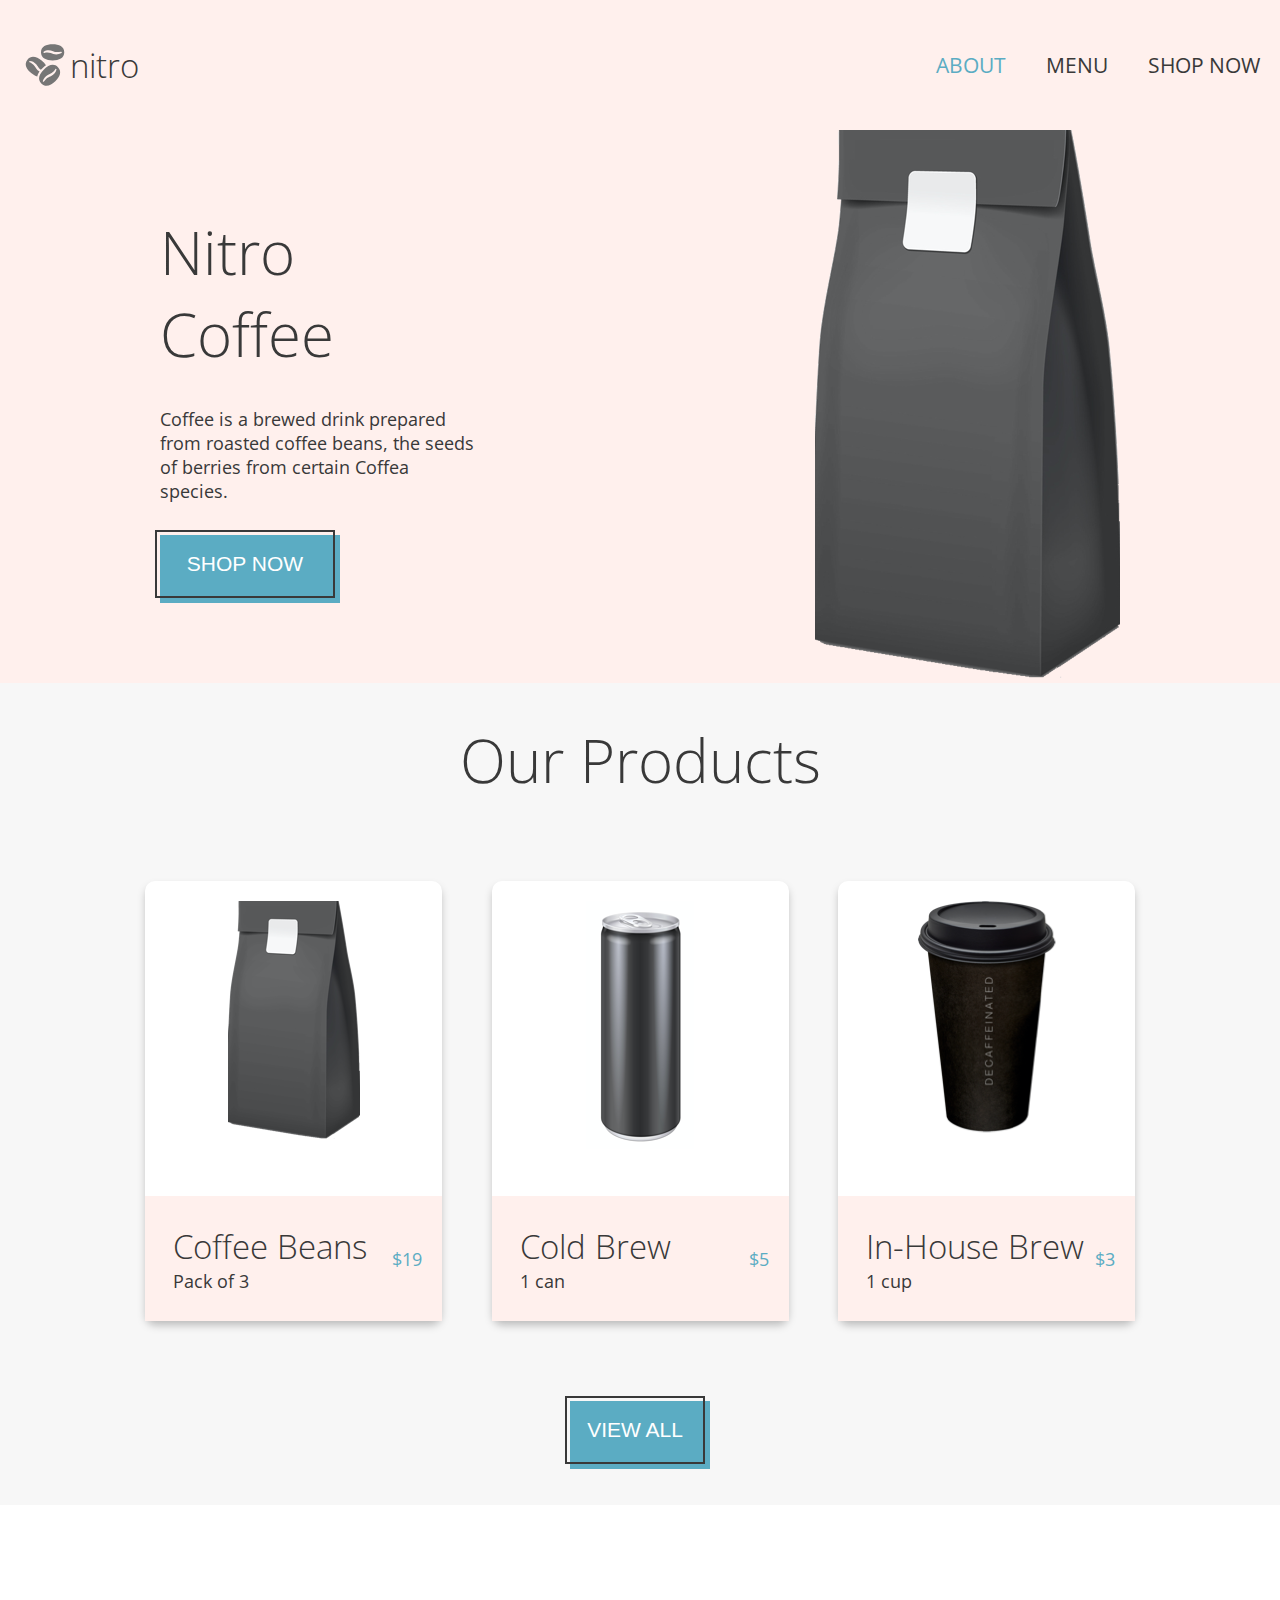
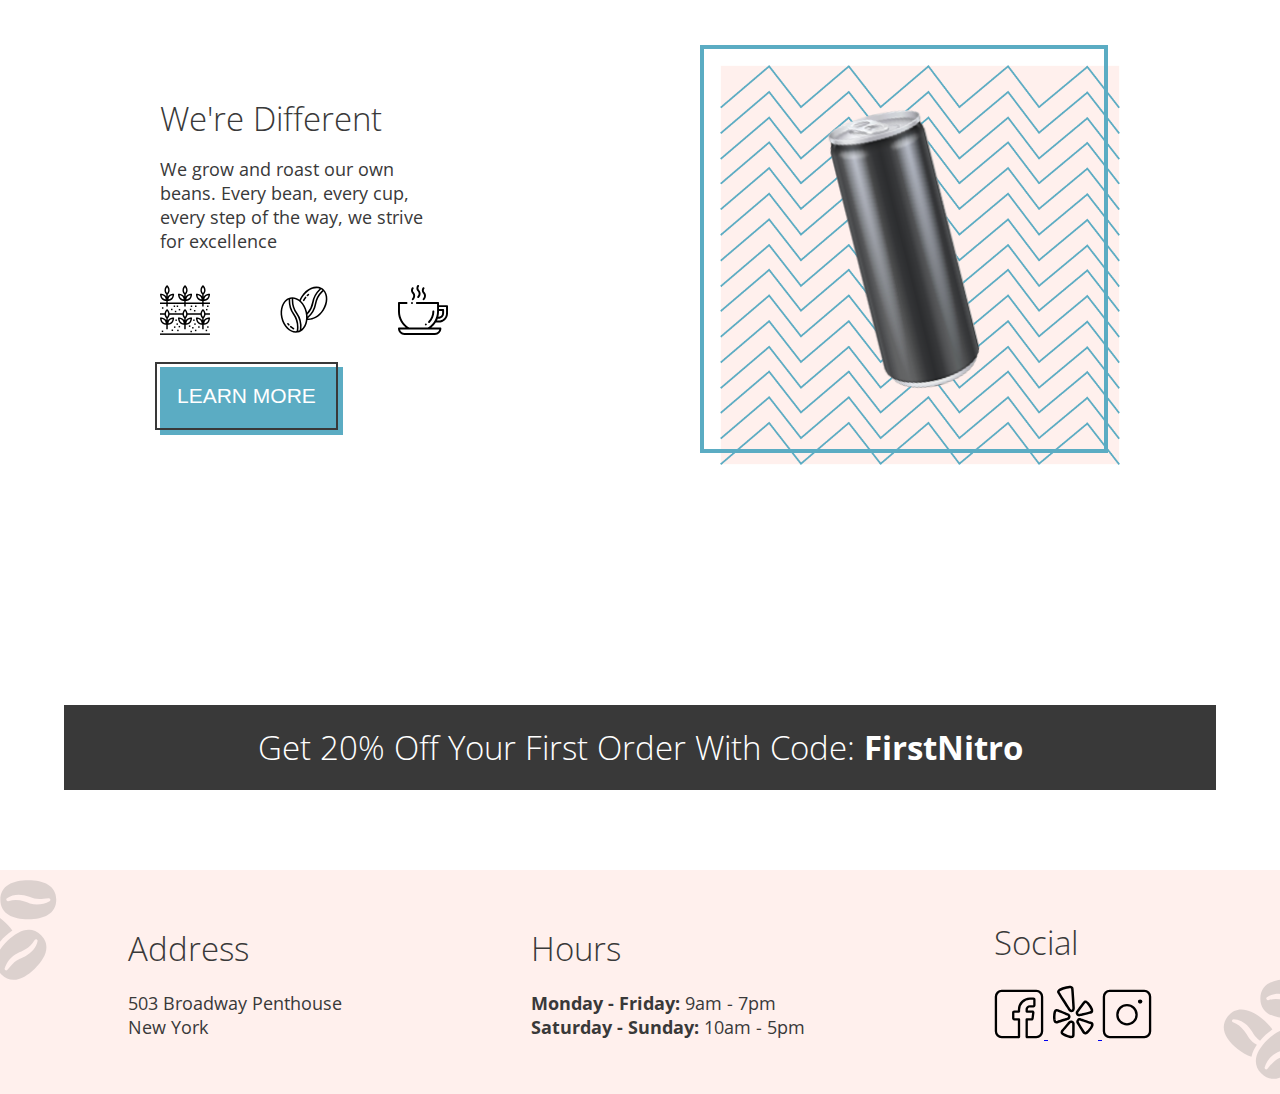
<file: index.html>
<!doctype html>
<html lang="en">
  <head>
    <meta charset="UTF-8" />
    <meta name="viewport" content="width=device-width, initial-scale=1.0" />

    <link href="https://fonts.googleapis.com/css2?family=Open+Sans:ital,wght@0,300;0,400;0,600;0,700;1,400&display=swap" rel="stylesheet" />
    <link rel="stylesheet" type="text/css" href="./scss/landing.css" />

    <title>Coffee Shop - Home</title>
  </head>

  <body>

    <!-- NAVBAR -->
    <header class="header">
      <nav class="navbar">
        <div class="navbar__left">
          <img class="navbar__logo" src="../assets/logos/coffee-beans-logo-and-footer.svg" alt="coffee beans"/>
          <h2 class="navbar__header">nitro</h2>
        </div>

        <div class="navbar__right">
          <ul class="navbar__menu">
            <li class="navbar__item"><a class="navbar__link navbar__link--active" href="./index.html">about</a></li>
            <li class="navbar__item"><a class="navbar__link" href="./pages/menu.html">menu</a></li>
            <li class="navbar__item"><a class="navbar__link" href="./pages/menu.html">shop now</a></li>
          </ul>
        </div>
      </nav>
    </header>

    <main>


      <!-- HERO -->
      <section class="hero">
        <div class="hero__left">
          <h1 class="hero__header">nitro coffee</h1>
          <p class="hero__text">Coffee is a brewed drink prepared from roasted coffee beans, the seeds of berries from certain Coffea species.</p>
          <div class="hero-button">
            <a href="./pages/menu.html">
              <button class="hero-button__content">shop now</button>
            </a>
          </div>
        </div>

        <div class="hero__right">
          <img class="hero__image" src="./assets/images/coffeebeans-hero.png" alt="coffee bag hero" />
        </div>
      </section>

      <!-- PRODUCTS -->
      <section class="product-section">
        <h2 class="product-section__header">our products</h2>
        <section class="cards">

          <article class="card">
            <div class="card__top">
              <img class="card__image" src="./assets/images/coffeebeans.png" alt="coffee beans" />
            </div>
            <div class="card__bottom">
              <div class="card-bottom-left">
                <h3 class="card-bottom-left__header">coffee beans</h3>
                <p class="card-bottom-left__text">Pack of 3</p>
              </div>
              <div class="card-bottom-right">
                <p class="card-bottom-right__text">$19</p>
              </div>
            </div>
          </article>

          <article class="card">
            <div class="card__top">
              <img class="card__image" src="./assets/images/coldbrew.png" alt="cold brew" />
            </div>
            <div class="card__bottom">
                <div class="card-bottom-left">
                  <h3 class="card-bottom-left__header">cold brew</h3>
                  <p class="card-bottom-left__text">1 can</p>
                </div>
                <div class="card-bottom-right">
                  <p class="card-bottom-right__text">$5</p>
                </div>
            </div>
          </article>

          <article class="card">
            <div class="card__top">
              <img class="card__image" src="./assets/images/inhousebrew.png" alt="in-house brew" />
            </div>
            <div class="card__bottom">
              <div class="card-bottom-left">
                <h3 class="card-bottom-left__header">in-house brew</h3>
                <p class="card-bottom-left__text">1 cup</p>
              </div>
              <div class="card-bottom-right">
                <p class="card-bottom-right__text">$3</p>
              </div>
            </div>
          </article>
        </section>

          <div class="products-button">
            <a href="./pages/menu.html">
              <button class="products-button__content">view all</button>
            </a>
          </div>
      </section>

      <!-- ABOUT SECTION -->
      <section class="about-section" id="about">
        <div class="about-section__content">
            <h3 class="about-section__header">we're different</h3>
            <p class="about-section__text">We grow and roast our own beans. Every bean, every cup, every step of the way, we strive for excellence</p>
          <div class="about-section-icons">
            <img class="about-section-icons__icon" src="./assets/logos/planting.svg" alt="planting coffee beans"/>
            <img class="about-section-icons__icon" src="./assets/logos/coffee-beans.svg" alt="coffee beans"/>
            <img class="about-section-icons__icon" src="./assets/logos/coffee-cup.svg" alt="coffee cup"/>
          </div>

          <div class="about-section-button">
            <button class="about-section-button__content">learn more</button>
          </div>
        </div>

        <div class="about-section-image">
          <div class="about-section-image__wrapper">
            <img class="about-section-image__image" src="./assets/images/tiltedcan.png" alt="tilted coffee can"/>
          </div>
        </div>
      </section>

      <!-- DISCOUNT -->
      <section class="discount-section">
        <div class="discount-section-banner">
        <p class="discount-section__text">Get 20% off your first order with code: <em class="discount-section__code">FirstNitro</em></p>
        </div>
      </section>

    </main>

    <!-- FOOTER -->
    <footer class="footer">
      <div class="footer__image--left">
        <img class="footer__image" src="./assets/logos/coffee-beans-logo-and-footer.svg" alt="coffee beans"/>
      </div>
      <section class="footer__section">
        <h3 class="footer__header">address</h3>
        <p class="footer__text">503 Broadway Penthouse</p>
        <p class="footer__text">New York</p>
      </section>

      <section class="footer__section">
        <h3 class="footer__header">hours</h3>
        <p class="footer__text"><span class="footer__text--bold">Monday - Friday:</span> 9am - 7pm</p>
        <p class="footer__text"><span class="footer__text--bold">Saturday - Sunday:</span> 10am - 5pm</p>
      </section>

      <section class="footer__section">
        <h3 class="footer__header">social</h3>
        <a href="https://www.facebook.com">
          <img class="footer__logo" src="./assets/logos/Facebook-Icon.svg" alt="facebook" />
        </a>
        <a href="https://www.yelp.com">
          <img class="footer__logo" src="./assets/logos/Yelp-Icon.svg" alt="yelp" />
        </a>
        <a href="https://www.instagram.com">
          <img class="footer__logo" src="./assets/logos/Instagram-Icon.svg" alt="instagram" />
        </a>
      </section>

      <div class="footer__image--right">
        <img class="footer__image" src="./assets/logos/coffee-beans-logo-and-footer.svg" alt="coffee beans"/>
      </div>
    </footer>

  </body>

</html>
</file>
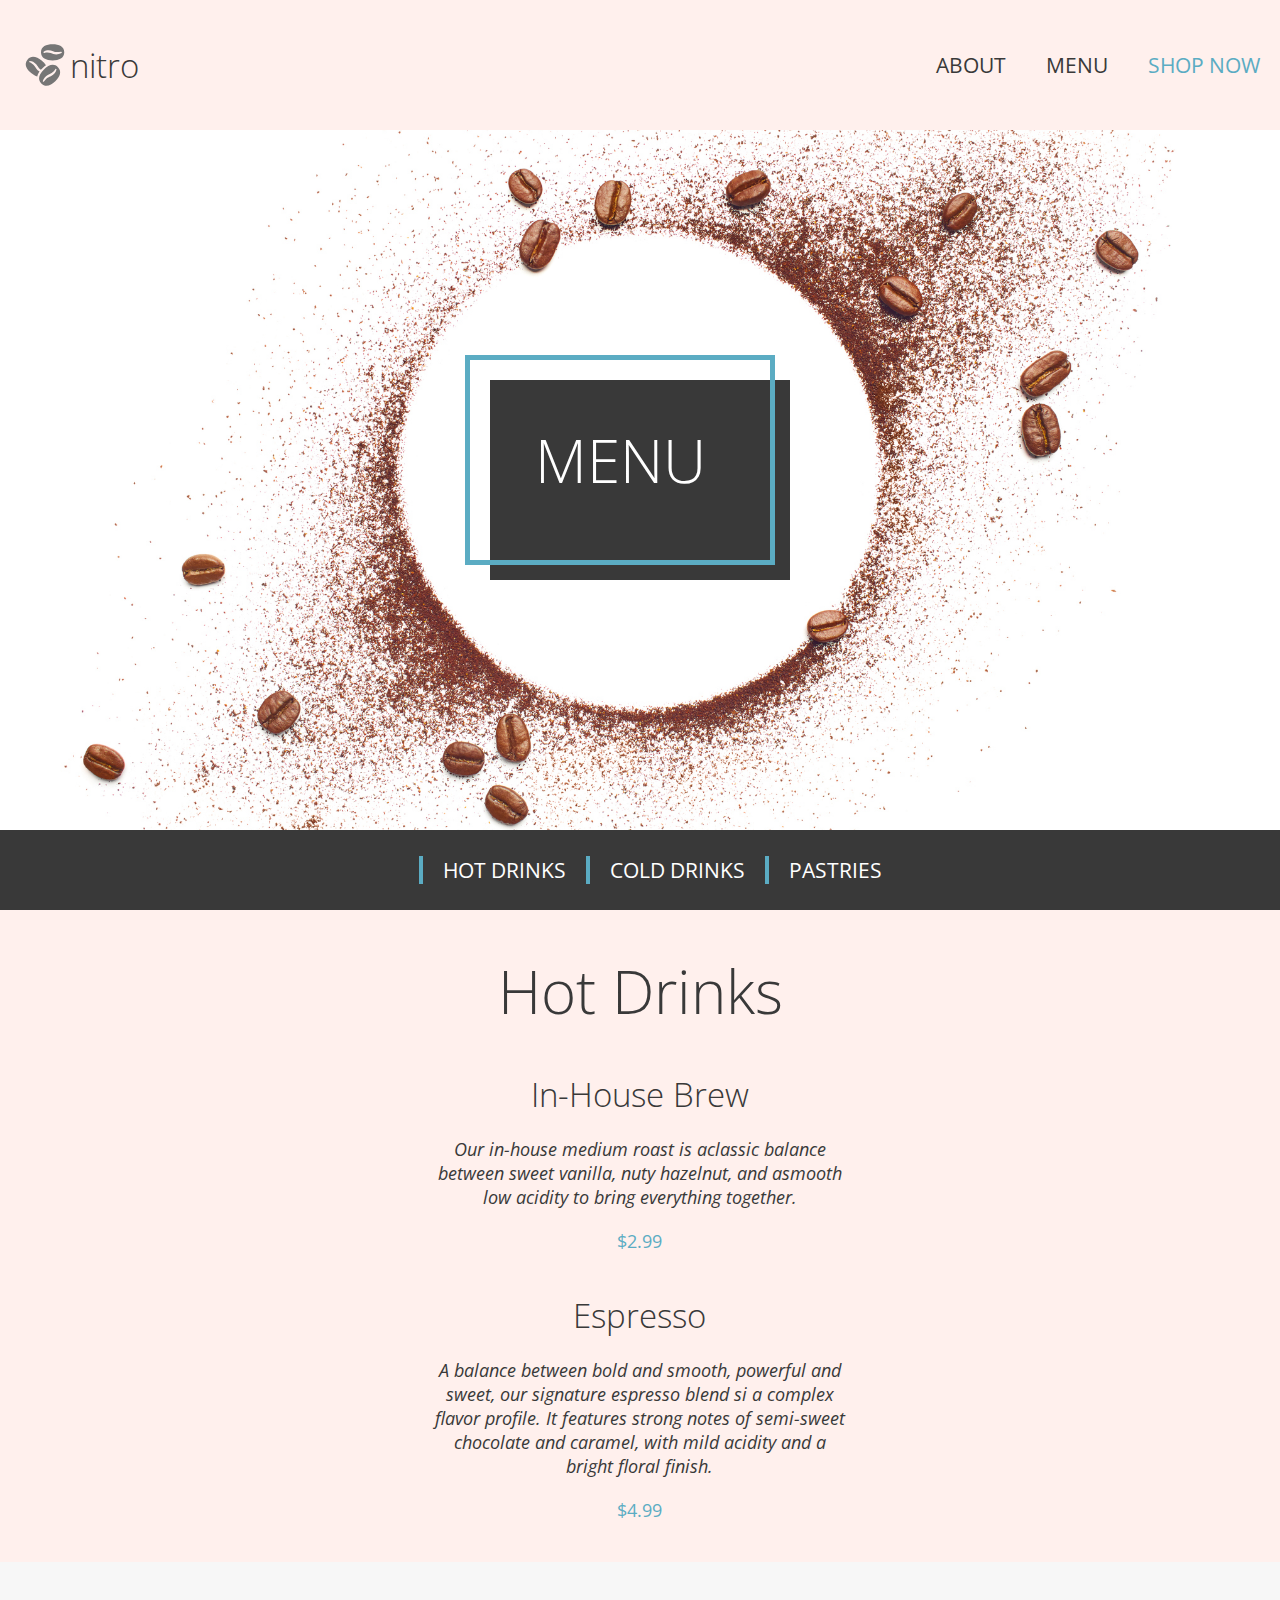
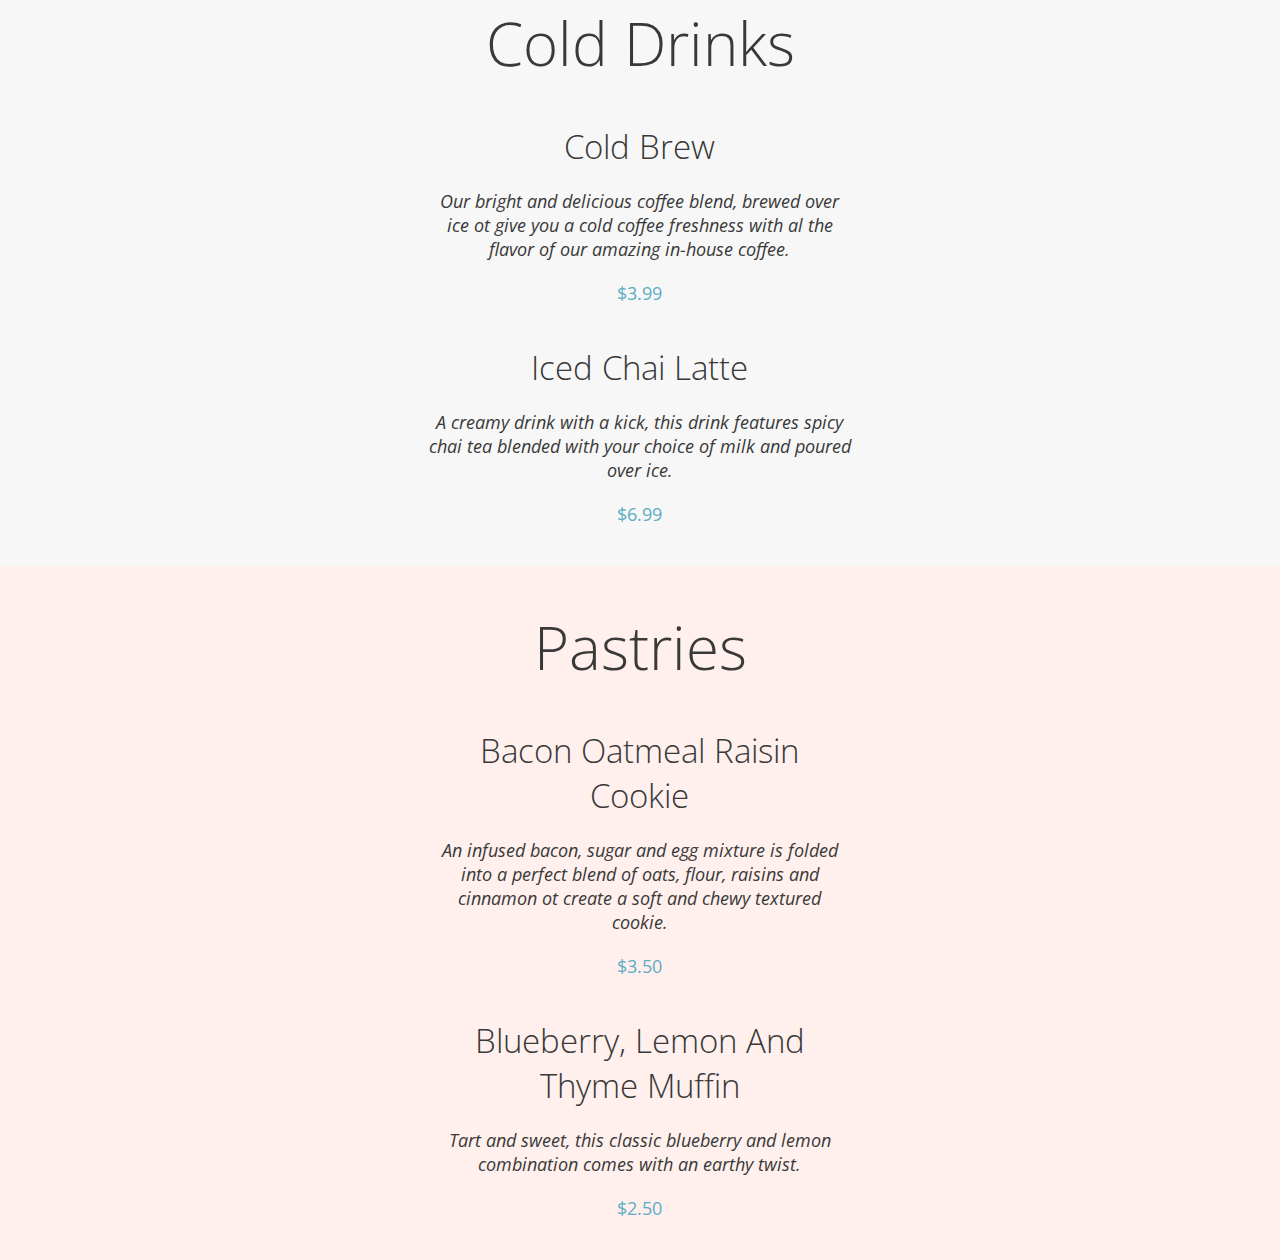
<file: pages/menu.html>
<!doctype html>
<html lang="en">
  <head>
    <meta charset="UTF-8" />
    <meta name="viewport" content="width=device-width, initial-scale=1.0" />

    <link href="https://fonts.googleapis.com/css2?family=Open+Sans:ital,wght@0,300;0,400;0,600;0,700;1,400&display=swap" rel="stylesheet" />
    <link rel="stylesheet" type="text/css" href="../scss/menu.css" />

    <title>Coffee Shop - Menu</title>
  </head>

  <body>

    <!-- NAVBAR -->
    <header class="header">
      <nav class="navbar">
        <div class="navbar__left">
          <img class="navbar__logo" src="../assets/logos/coffee-beans-logo-and-footer.svg" alt="coffee beans"/>
          <h2 class="navbar__header">nitro</h2>
        </div>

        <div class="navbar__right">
          <ul class="navbar__menu">
            <li class="navbar__item"><a class="navbar__link" href="../index.html">about</a></li>
            <li class="navbar__item"><a class="navbar__link" href="./menu.html">menu</a></li>
            <li class="navbar__item"><a class="navbar__link navbar__link--active" href="./menu.html">shop now</a></li>
          </ul>
        </div>
      </nav>
    </header>

    <main>

      <!-- HERO -->
      <section class="hero">
        <div class="hero__container">
          <div class="hero-container-outline">
            <h1 class="hero__header">menu</h1>
          </div>
        </div>
      </section>

      <!-- CATEGORIES -->
      <section class="categories">
        <ul class="categories__list">
          <li class="categories__item"><a class="categories__link" href="#hot-drinks">hot drinks</a></li>
          <li class="categories__item"><a class="categories__link" href="#cold-drinks">cold drinks</a></li>
          <li class="categories__item"><a class="categories__link" href="#pastries">pastries</a></li>
        </ul>
      </section>

      <!-- HOT DRINKS -->
      <section class="section section--nitro-pink" id="hot-drinks">
        <h2 class="section__header">hot drinks</h2>

        <article class="card">
          <div class="card__top">
            <h3 class="card__header">in-house brew</h3>
          </div>
          <div class="card__content">
            <p class="card__text">Our in-house medium roast is aclassic balance between sweet vanilla, nuty hazelnut, and asmooth low acidity to bring everything together.</p>
          </div>
          <div class="card__bottom">
            <p class="card__text--nitro-blue">$2.99</p>
          </div>
        </article>

        <article class="card">
          <div class="card__top">
            <h3 class="card__header">espresso</h3>
          </div>
          <div class="card__content">
            <p class="card__text">A balance between bold and smooth, powerful and sweet, our signature espresso blend si a complex flavor profile. It features strong notes of semi-sweet chocolate and caramel, with mild acidity and a bright floral finish.</p>
          </div>
          <div class="card__bottom">
            <p class="card__text--nitro-blue">$4.99</p>
          </div>
        </article>
      </section>

      <!-- COLD DRINKS -->
      <section class="section section--light-gray" id="cold-drinks">
        <h2 class="section__header">cold drinks</h2>

        <article class="card">
          <div class="card__top">
            <h3 class="card__header">cold brew</h3>
          </div>
          <div class="card__content">
            <p class="card__text">Our bright and delicious coffee blend, brewed over ice ot give you a cold coffee freshness with al the flavor of our amazing in-house coffee.</p>
          </div>
          <div class="card__bottom">
            <p class="card__text--nitro-blue">$3.99</p>
          </div>
        </article>

        <article class="card">
          <div class="card__top">
            <h3 class="card__header">iced chai latte</h3>
          </div>
          <div class="card__content">
            <p class="card__text">A creamy drink with a kick, this drink features spicy chai tea blended with your choice of milk and poured over ice.</p>
          </div>
          <div class="card__bottom">
            <p class="card__text--nitro-blue">$6.99</p>
          </div>
        </article>
      </section>

      <!-- PASTRIES -->
      <section class="section section--nitro-pink" id="pastries">
        <h2 class="section__header">pastries</h2>

        <article class="card">
          <div class="card__top">
            <h3 class="card__header">bacon oatmeal raisin cookie</h3>
          </div>
          <div class="card__content">
            <p class="card__text">An infused bacon, sugar and egg mixture is folded into a perfect blend of oats, flour, raisins and cinnamon ot create a soft and chewy textured cookie.</p>
          </div>
          <div class="card__bottom">
            <p class="card__text--nitro-blue">$3.50</p>
          </div>
        </article>

        <article class="card">
          <div class="card__top">
            <h3 class="card__header">blueberry, lemon and thyme muffin</h3>
          </div>
          <div class="card__content">
            <p class="card__text">Tart and sweet, this classic blueberry and lemon combination comes with an earthy twist.</p>
          </div>
          <div class="card__bottom">
            <p class="card__text--nitro-blue">$2.50</p>
          </div>
        </article>
      </section>

    </main>

  </body>

</html>
</file>
<file: scss/landing.css>
/* VARIABLES */
/* ************************* */
/*        BODY + HTML        */
/* ************************* */
html {
  width: 100%;
}

body {
  font-family: "Open Sans";
  font-weight: 400;
  margin: 0;
}

/* ************************* */
/*         VARIABLES         */
/* ************************* */
/* COLORS */
/* FONT SIZES */
/* FONT WEIGHTS */
/* TYPOGRAPHY */
/* VARIABLES */
/* COMPONENTS */
/* VARIABLES */
/* TYPOGRAPHY */
.navbar {
  background-color: #FFF0ED;
  display: flex;
  justify-content: space-between;
  align-items: center;
  padding: 2.5rem 1.25rem;
}
.navbar .navbar__left {
  display: flex;
  align-items: center;
}
.navbar .navbar__left .navbar__image {
  margin: 0;
}
.navbar .navbar__left .navbar__logo {
  width: 3.125rem;
}
.navbar .navbar__left .navbar__header {
  margin: 0;
  font-size: 2.06rem;
  font-weight: 300;
  color: #393939;
  text-decoration: none;
}
.navbar .navbar__right .navbar__menu {
  list-style: none;
  display: flex;
  gap: 2.5rem;
  margin: 0;
  padding: 0;
}
.navbar .navbar__right .navbar__menu .navbar__item {
  display: flex;
  align-items: center;
}
.navbar .navbar__right .navbar__menu .navbar__item .navbar__link {
  font-size: 1.313rem;
  font-weight: 400;
  color: #393939;
  text-decoration: none;
  text-transform: uppercase;
}
.navbar .navbar__right .navbar__menu .navbar__item .navbar__link--active {
  color: #5BACC3;
}

/* VARIABLES */
/* TYPOGRAPHY */
.footer {
  height: 14rem;
  background-color: #FFF0ED;
  display: flex;
  justify-content: space-between;
  align-items: center;
  padding: 0 8rem;
  position: relative;
}
.footer .footer__image--left {
  position: absolute;
  left: 0;
  top: 0;
  transform: translateX(-50px);
}
.footer .footer__image--left .footer__image {
  width: 120px;
  opacity: 0.25;
  z-index: -1;
}
.footer .footer__image--right {
  position: absolute;
  right: 0;
  bottom: 0;
  transform: translateX(50px);
}
.footer .footer__image--right .footer__image {
  width: 120px;
  opacity: 0.25;
  z-index: -1;
}
.footer .footer_section {
  display: inline-block;
  margin: 1.25rem 1.25rem;
}
.footer .footer__logo {
  width: 50px;
}
.footer .footer__header {
  font-size: 2.06rem;
  font-weight: 300;
  color: #393939;
  text-decoration: none;
  text-transform: capitalize;
  margin: 0;
  margin-bottom: 1.25rem;
}
.footer .footer__text {
  font-size: 1.125rem;
  font-weight: 400;
  color: #393939;
  text-decoration: none;
  margin: 0;
}
.footer .footer__text--bold {
  font-weight: 700;
}

/* ************************* */
/*          BUTTONS          */
/* ************************* */
.button {
  display: block;
  padding: none;
  background-color: #5BACC3;
  color: #ffffff;
  border: none;
  text-transform: uppercase;
  font-family: "Open Sans";
  font-weight: 400;
  font-size: 1.313rem;
  width: 11.25rem;
  padding: 1.25rem;
}

.button a {
  text-decoration: none;
  text-transform: uppercase;
  font-family: "Open Sans";
  font-weight: 400;
  font-size: 1.313rem;
  color: #ffffff;
}

/* ************************* */
/*           HERO            */
/* ************************* */
.hero {
  background-color: #FFF0ED;
  display: flex;
  justify-content: space-between;
  align-items: center;
  padding: 0 10rem;
}
.hero .hero__left {
  display: flex;
  flex-direction: column;
  width: 33%;
}
.hero .hero__left .hero__header {
  font-size: 3.75rem;
  font-weight: 300;
  color: #393939;
  text-decoration: none;
  text-transform: uppercase;
  margin: 0;
  text-transform: capitalize;
}
.hero .hero__left .hero__text {
  font-size: 1.125rem;
  font-weight: 400;
  color: #393939;
  text-decoration: none;
  margin: 0;
  margin: 2rem 0;
}
.hero .hero__left .hero-button {
  width: 11.25rem;
  display: relative;
  background-color: #5BACC3;
}
.hero .hero__left .hero-button .hero-button__content {
  z-index: 1;
  cursor: pointer;
  width: 100%;
  padding: 1.25rem 1.25rem;
  background-color: transparent;
  font-size: 1.313rem;
  font-weight: 400;
  color: #393939;
  text-decoration: none;
  text-transform: uppercase;
  color: #FFFFFF;
  border: 2px solid #393939;
  transform: translate(-5px, -5px);
}
.hero .hero__left .hero-button .hero-button__content:active {
  transform: translate(0px, 0px);
}

/* ************************* */
/*          CARDS            */
/* ************************* */
.cards {
  display: flex;
  flex-direction: row;
  justify-content: space-between;
  gap: 5%;
  margin: 5rem 0 5rem 0;
}
.cards .card {
  background-color: #FFFFFF;
  display: flex;
  flex-direction: column;
  justify-content: space-between;
  height: 27.5rem;
  width: 20.625rem;
  border-radius: 0.625rem;
  box-shadow: 0 5px 9px -1px rgba(0, 0, 0, 0.2509803922);
  border-radius: 0.625rem;
}
.cards .card .card__top {
  display: flex;
  justify-content: center;
  align-items: center;
  padding: 1.25rem;
}
.cards .card .card__bottom {
  padding: 1.25rem;
  background-color: #FFF0ED;
  display: flex;
  justify-content: space-between;
  align-items: center;
}
.cards .card .card__bottom .card-bottom-left {
  padding: 0.5rem;
}
.cards .card .card__bottom .card-bottom-left .card-bottom-left__header {
  font-size: 2.06rem;
  font-weight: 300;
  color: #393939;
  text-decoration: none;
  text-transform: capitalize;
  margin: 0;
}
.cards .card .card__bottom .card-bottom-left .card-bottom-left__text {
  font-size: 1.125rem;
  font-weight: 400;
  color: #393939;
  text-decoration: none;
  margin: 0;
}
.cards .card .card__bottom .card-bottom-right .card-bottom-right__text {
  font-size: 1.125rem;
  font-weight: 400;
  color: #393939;
  text-decoration: none;
  margin: 0;
  color: #5BACC3;
}

/* ************************* */
/*      PRODUCT SECTION      */
/* ************************* */
.product-section {
  background-color: #F7F7F7;
  display: flex;
  flex-direction: column;
  justify-content: space-between;
  align-items: center;
  padding: 2.25rem 0;
}
.product-section .product-section__header {
  font-size: 3.75rem;
  font-weight: 300;
  color: #393939;
  text-decoration: none;
  text-transform: uppercase;
  margin: 0;
  text-transform: capitalize;
  text-align: center;
}
.product-section .products-button {
  width: fit-content;
  display: relative;
  background-color: #5BACC3;
}
.product-section .products-button .products-button__content {
  cursor: pointer;
  z-index: 1;
  width: 100%;
  padding: 1.25rem 1.25rem;
  background-color: transparent;
  font-size: 1.313rem;
  font-weight: 400;
  color: #393939;
  text-decoration: none;
  text-transform: uppercase;
  color: #FFFFFF;
  border: 2px solid #393939;
  transform: translate(-5px, -5px);
}
.product-section .products-button .products-button__content:active {
  transform: translate(0px, 0px);
}

/* ************************* */
/*      ABOUT SECTION        */
/* ************************* */
.about-section {
  display: flex;
  flex-direction: row;
  justify-content: space-between;
  align-items: center;
  justify-content: space-between;
  align-items: center;
  padding: 10rem;
  background-color: #FFFFFF;
}
.about-section .about-section__content {
  display: flex;
  flex-direction: column;
  width: 30%;
}
.about-section .about-section__content .about-section__header {
  font-size: 2.06rem;
  font-weight: 300;
  color: #393939;
  text-decoration: none;
  text-transform: capitalize;
  margin: 0;
  margin-bottom: 1rem;
}
.about-section .about-section__content .about-section__text {
  font-size: 1.125rem;
  font-weight: 400;
  color: #393939;
  text-decoration: none;
  margin: 0;
}
.about-section .about-section__content .about-section-icons {
  display: flex;
  justify-content: space-between;
  margin: 2rem 0;
}
.about-section .about-section__content .about-section-icons .about-section-icons__icon {
  width: 50px;
}
.about-section .about-section__content .about-section-button {
  width: fit-content;
  display: relative;
  background-color: #5BACC3;
}
.about-section .about-section__content .about-section-button .about-section-button__content {
  cursor: pointer;
  z-index: 1;
  width: 100%;
  padding: 1.25rem 1.25rem;
  background-color: transparent;
  font-size: 1.313rem;
  font-weight: 400;
  color: #393939;
  text-decoration: none;
  text-transform: uppercase;
  color: #FFFFFF;
  border: 2px solid #393939;
  transform: translate(-5px, -5px);
}
.about-section .about-section__content .about-section-button .about-section-button__content:active {
  transform: translate(0px, 0px);
}
.about-section .about-section-image {
  background-image: url("../assets/images/coldbrewbackground.png");
  background-size: cover;
  background-position: center;
  width: 400px;
  height: 400px;
  position: relative;
}
.about-section .about-section-image .about-section-image__wrapper {
  position: absolute;
  width: 100%;
  height: 100%;
  border: 4px solid #5BACC3;
  display: flex;
  justify-content: center;
  align-items: center;
  transform: translate(-20px, -20px);
}
.about-section .about-section-image .about-section-image__wrapper .about-section-image__image {
  height: 17.5rem;
}
@keyframes rotate {
  from {
    rotate: 0deg;
  }
  to {
    rotate: 360deg;
  }
}
.about-section .about-section-image .about-section-image__wrapper .about-section-image__image:hover {
  animation: rotate 2s linear infinite;
}

/* ************************* */
/*     DISCOUNT SECTION      */
/* ************************* */
.discount-section {
  display: flex;
  align-items: center;
  justify-content: center;
  margin: 5rem 0;
}
.discount-section .discount-section-banner {
  display: flex;
  justify-content: center;
  align-items: center;
  width: 90%;
  background-color: #393939;
  padding: 1.25rem 0;
  animation: flash-banner 2.5s linear infinite;
}
@keyframes flash-banner {
  0% {
    background-color: #393939;
  }
  50% {
    background-color: #5BACC3;
  }
  100% {
    background-color: #393939;
  }
}
.discount-section .discount-section-banner .discount-section__text {
  font-size: 2.06rem;
  font-weight: 300;
  color: #393939;
  text-decoration: none;
  text-transform: capitalize;
  margin: 0;
  color: #FFFFFF;
}
.discount-section .discount-section-banner .discount-section__text .discount-section__code {
  font-style: normal;
  font-weight: 700;
}

/*# sourceMappingURL=landing.css.map */
</file>
<file: scss/menu.css>
/* VARIABLES */
/* ************************* */
/*        BODY + HTML        */
/* ************************* */
html {
  width: 100%;
}

body {
  font-family: "Open Sans";
  font-weight: 400;
  margin: 0;
}

/* ************************* */
/*         VARIABLES         */
/* ************************* */
/* COLORS */
/* FONT SIZES */
/* FONT WEIGHTS */
/* TYPOGRAPHY */
/* VARIABLES */
/* COMPONENTS */
/* VARIABLES */
/* TYPOGRAPHY */
.navbar {
  background-color: #FFF0ED;
  display: flex;
  justify-content: space-between;
  align-items: center;
  padding: 2.5rem 1.25rem;
}
.navbar .navbar__left {
  display: flex;
  align-items: center;
}
.navbar .navbar__left .navbar__image {
  margin: 0;
}
.navbar .navbar__left .navbar__logo {
  width: 3.125rem;
}
.navbar .navbar__left .navbar__header {
  margin: 0;
  font-size: 2.06rem;
  font-weight: 300;
  color: #393939;
  text-decoration: none;
}
.navbar .navbar__right .navbar__menu {
  list-style: none;
  display: flex;
  gap: 2.5rem;
  margin: 0;
  padding: 0;
}
.navbar .navbar__right .navbar__menu .navbar__item {
  display: flex;
  align-items: center;
}
.navbar .navbar__right .navbar__menu .navbar__item .navbar__link {
  font-size: 1.313rem;
  font-weight: 400;
  color: #393939;
  text-decoration: none;
  text-transform: uppercase;
}
.navbar .navbar__right .navbar__menu .navbar__item .navbar__link--active {
  color: #5BACC3;
}

/* VARIABLES */
/* TYPOGRAPHY */
.footer {
  height: 14rem;
  background-color: #FFF0ED;
  display: flex;
  justify-content: space-between;
  align-items: center;
  padding: 0 8rem;
  position: relative;
}
.footer .footer__image--left {
  position: absolute;
  left: 0;
  top: 0;
  transform: translateX(-50px);
}
.footer .footer__image--left .footer__image {
  width: 120px;
  opacity: 0.25;
  z-index: -1;
}
.footer .footer__image--right {
  position: absolute;
  right: 0;
  bottom: 0;
  transform: translateX(50px);
}
.footer .footer__image--right .footer__image {
  width: 120px;
  opacity: 0.25;
  z-index: -1;
}
.footer .footer_section {
  display: inline-block;
  margin: 1.25rem 1.25rem;
}
.footer .footer__logo {
  width: 50px;
}
.footer .footer__header {
  font-size: 2.06rem;
  font-weight: 300;
  color: #393939;
  text-decoration: none;
  text-transform: capitalize;
  margin: 0;
  margin-bottom: 1.25rem;
}
.footer .footer__text {
  font-size: 1.125rem;
  font-weight: 400;
  color: #393939;
  text-decoration: none;
  margin: 0;
}
.footer .footer__text--bold {
  font-weight: 700;
}

/* ************************* */
/*          BUTTONS          */
/* ************************* */
.button {
  display: block;
  padding: none;
  background-color: #5BACC3;
  color: #ffffff;
  border: none;
  text-transform: uppercase;
  font-family: "Open Sans";
  font-weight: 400;
  font-size: 1.313rem;
  width: 11.25rem;
  padding: 1.25rem;
}

.button a {
  text-decoration: none;
  text-transform: uppercase;
  font-family: "Open Sans";
  font-weight: 400;
  font-size: 1.313rem;
  color: #ffffff;
}

/* ************************* */
/*          HERO             */
/* ************************* */
.hero {
  background-image: url("../assets/images/coffee-circle.jpg");
  background-position: center;
  background-size: cover;
  width: 100%;
  height: 43.75rem;
  display: flex;
  justify-content: center;
  align-items: center;
}
.hero .hero__container {
  position: relative;
  display: flex;
  justify-content: center;
  align-items: center;
  background-color: #393939;
  width: 18.75rem;
  height: 12.5rem;
}
.hero .hero__container .hero-container-outline {
  position: absolute;
  border: 5px solid #5BACC3;
  width: 100%;
  height: 100%;
  display: flex;
  justify-content: center;
  align-items: center;
  transform: translate(-20px, -20px);
  z-index: 1;
}
.hero .hero__container .hero-container-outline .hero__header {
  font-size: 3.75rem;
  font-weight: 300;
  color: #393939;
  text-decoration: none;
  text-transform: uppercase;
  margin: 0;
  color: #FFFFFF;
}

/* ************************* */
/*        CATEGORIES         */
/* ************************* */
.categories {
  display: flex;
  justify-content: center;
  align-items: center;
  background-color: #393939;
  height: 5rem;
}
.categories .categories__list {
  display: flex;
  justify-content: center;
  margin: 0;
}
.categories .categories__list .categories__item {
  list-style: none;
  border-style: solid;
  border-width: 0 0 0 0.25rem;
  border-color: #5BACC3;
  padding: 0 1.25rem;
}
.categories .categories__list .categories__item .categories__link {
  font-size: 1.313rem;
  font-weight: 400;
  color: #393939;
  text-decoration: none;
  text-transform: uppercase;
  color: #FFFFFF;
  text-decoration: none;
  text-transform: uppercase;
}

/* ************************* */
/*        DRINK SECTIONS     */
/* ************************* */
.section {
  padding: 2.5rem 0;
  display: flex;
  flex-direction: column;
  justify-content: center;
  align-items: center;
}
.section .section__header {
  font-size: 3.75rem;
  font-weight: 300;
  color: #393939;
  text-decoration: none;
  text-transform: uppercase;
  margin: 0;
  text-transform: capitalize;
}

.section--nitro-pink {
  background-color: #FFF0ED;
}

.section--light-gray {
  background-color: #F7F7F7;
}

/* ************************* */
/*          CARDS            */
/* ************************* */
.card {
  display: flex;
  flex-direction: column;
  justify-content: space-between;
  width: 33%;
  margin-top: 2.5rem;
}
.card .card__top {
  display: flex;
  justify-content: center;
}
.card .card__top .card__header {
  font-size: 2.06rem;
  font-weight: 300;
  color: #393939;
  text-decoration: none;
  text-transform: capitalize;
  margin: 0;
  text-align: center;
}
.card .card__content {
  display: flex;
  justify-content: center;
  text-align: center;
  margin: 1.25rem 0;
}
.card .card__content .card__text {
  font-size: 1.125rem;
  font-weight: 400;
  color: #393939;
  text-decoration: none;
  margin: 0;
  font-style: italic;
  text-align: center;
}
.card .card__bottom {
  display: flex;
  justify-content: center;
}
.card .card__bottom .card__text--nitro-blue {
  font-size: 1.125rem;
  font-weight: 400;
  color: #393939;
  text-decoration: none;
  margin: 0;
  color: #5BACC3;
  text-align: center;
}

/*# sourceMappingURL=menu.css.map */
</file>
